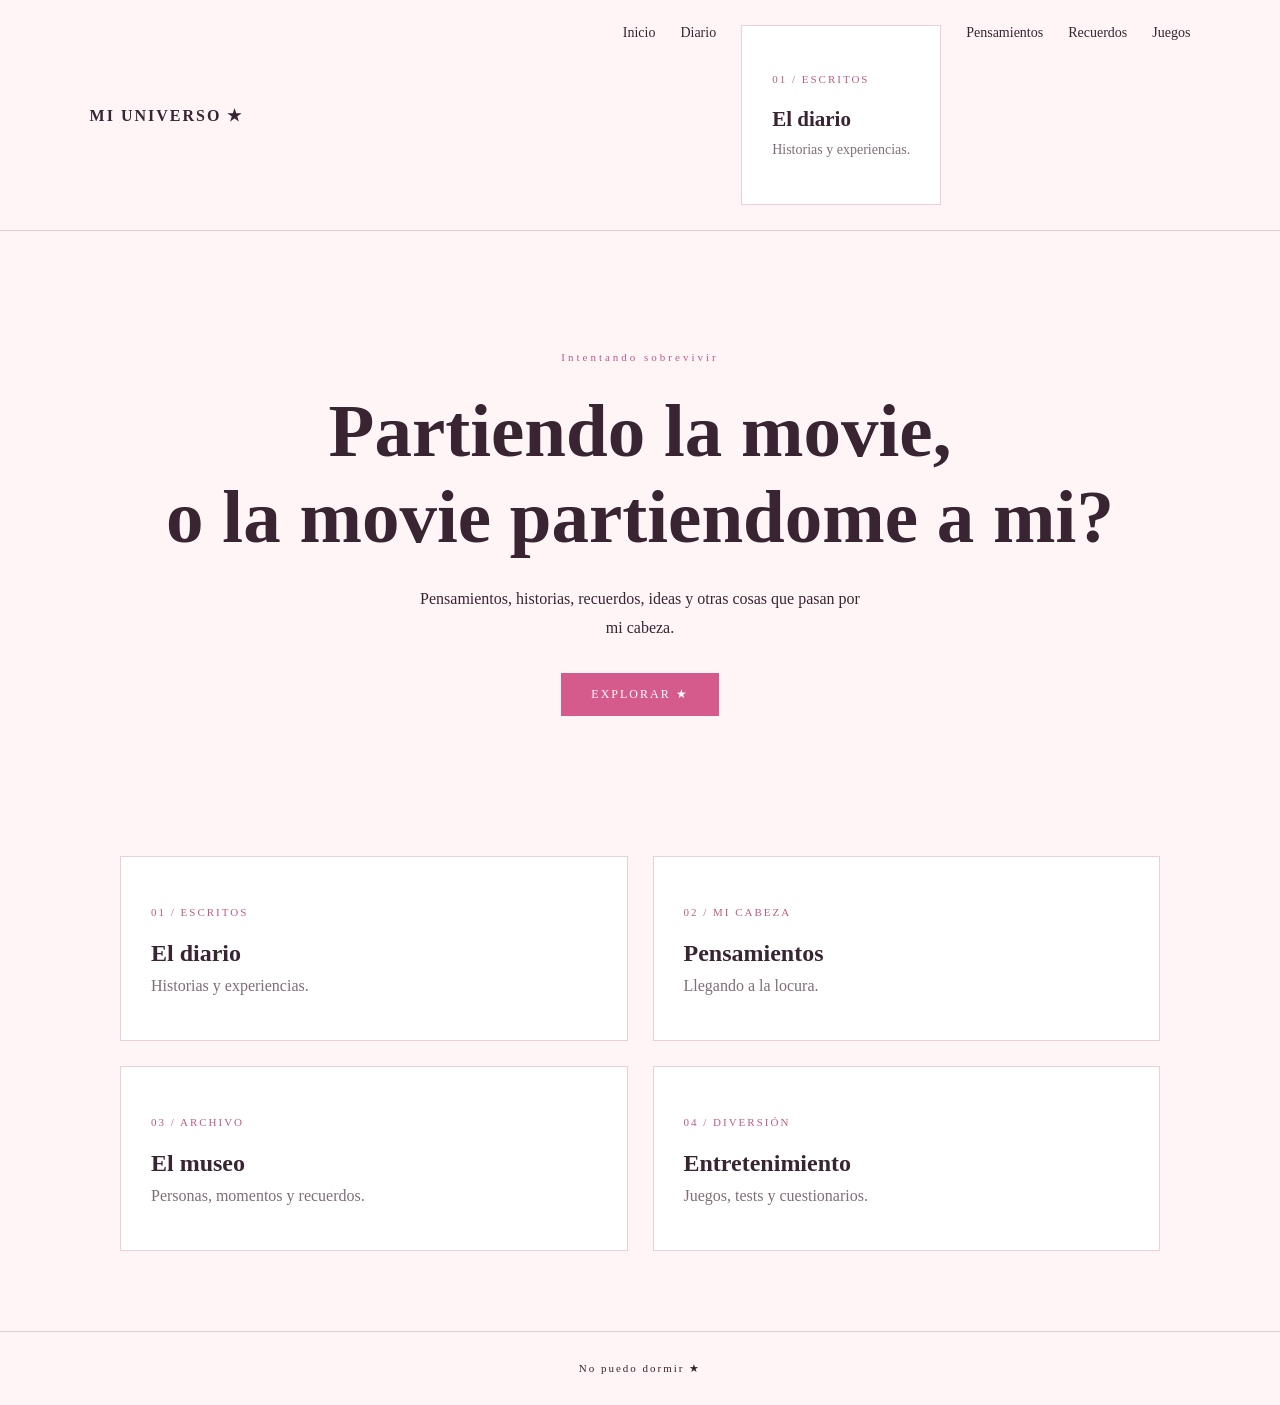
<file: index.html>
<!DOCTYPE html>
<html lang="es">
<head>
    <meta charset="UTF-8">
    <meta name="viewport" content="width=device-width, initial-scale=1.0">

    <title>Mi universo</title>

    <link rel="stylesheet" href="style.css">
</head>

<body>

    <header class="header">
        <div class="logo">MI UNIVERSO ★</div>

        <nav class="menu">
            <a href="#inicio">Inicio</a>
            <a href="diario.html">Diario</a>
            <a href="diario.html" class="card">
    <span>01 / ESCRITOS</span>
    <h2>El diario</h2>
    <p>Historias y experiencias.</p>
</a>
            <a href="#pensamientos">Pensamientos</a>
            <a href="#recuerdos">Recuerdos</a>
            <a href="#juegos">Juegos</a>
        </nav>
    </header>

    <main>

        <section id="inicio" class="hero">
            <p class="small-title">Intentando sobrevivir</p>

            <h1>Partiendo la movie,<br>o la movie partiendome a mi?</h1>

            <p class="description">
                Pensamientos, historias, recuerdos,
                ideas y otras cosas que pasan por mi cabeza.
            </p>

            <a href="#diario" class="button">EXPLORAR ★</a>
        </section>

        <section class="sections">

            <article id="diario" class="card">
                <span>01 / ESCRITOS</span>
                <h2>El diario</h2>
                <p>Historias y experiencias.</p>
            </article>

            <a href="pensamientos.html" id="pensamientos" class="card" style="text-decoration: none; color: inherit;">
                <span>02 / MI CABEZA</span>
                <h2>Pensamientos</h2>
                <p>Llegando a la locura.</p>
            </a>

            <article id="recuerdos" class="card">
                <span>03 / ARCHIVO</span>
                <h2>El museo</h2>
                <p>Personas, momentos y recuerdos.</p>
            </article>

            <a href="juegos.html" id="juegos" class="card" style="text-decoration: none; color: inherit;">
                <span>04 / DIVERSIÓN</span>
                <h2>Entretenimiento</h2>
                <p>Juegos, tests y cuestionarios.</p>
            </a>

        </section>

    </main>

    <footer>
        <p>No puedo dormir ★</p>
    </footer>

    <script src="script.js"></script>

</body>
</html>
</file>
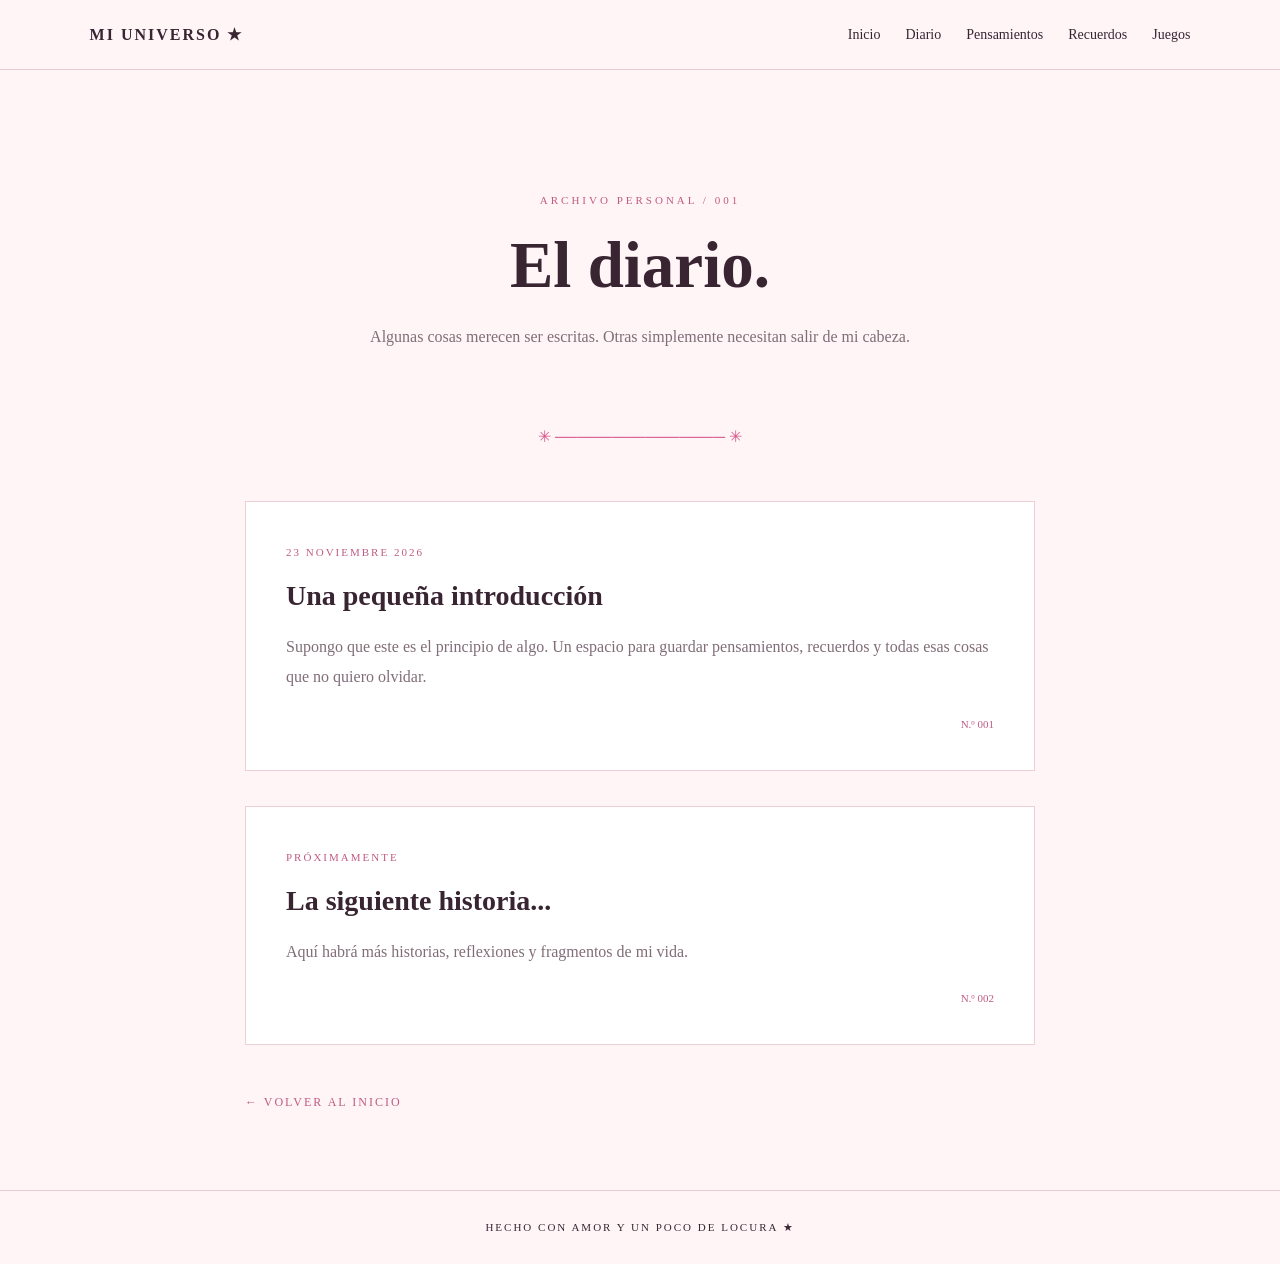
<file: diario.html>
<!DOCTYPE html>
<html lang="es">

<head>
    <meta charset="UTF-8">
    <meta name="viewport" content="width=device-width, initial-scale=1.0">
    <title>El diario | Mi universo</title>
    <link rel="stylesheet" href="style.css">
</head>

<body>

    <header class="header">
        <div class="logo">MI UNIVERSO ★</div>

        <nav class="menu">
            <a href="index.html">Inicio</a>
            <a href="diario.html">Diario</a>
            <a href="index.html#pensamientos">Pensamientos</a>
            <a href="index.html#recuerdos">Recuerdos</a>
            <a href="index.html#juegos">Juegos</a>
        </nav>
    </header>

    <main class="diary-page">

        <div class="diary-heading">
            <span class="small-title">ARCHIVO PERSONAL / 001</span>
            <h1>El diario.</h1>
            <p>
                Algunas cosas merecen ser escritas.
                Otras simplemente necesitan salir de mi cabeza.
            </p>
        </div>

        <div class="diary-divider">
            ✳ ─────────────── ✳
        </div>

        <section class="entries">

            <article class="entry">
                <span class="entry-date">23 NOVIEMBRE 2026</span>
                <h2>Una pequeña introducción</h2>
                <p>
                    Supongo que este es el principio de algo.
                    Un espacio para guardar pensamientos,
                    recuerdos y todas esas cosas que no quiero olvidar.
                </p>
                <span class="entry-number">N.º 001</span>
            </article>

            <article class="entry">
                <span class="entry-date">PRÓXIMAMENTE</span>
                <h2>La siguiente historia...</h2>
                <p>
                    Aquí habrá más historias, reflexiones
                    y fragmentos de mi vida.
                </p>
                <span class="entry-number">N.º 002</span>
            </article>

        </section>

        <a href="index.html" class="back-link">← VOLVER AL INICIO</a>

    </main>

    <footer>
        <p>HECHO CON AMOR Y UN POCO DE LOCURA ★</p>
    </footer>

    <script src="script.js"></script>

</body>
</html>
</file>
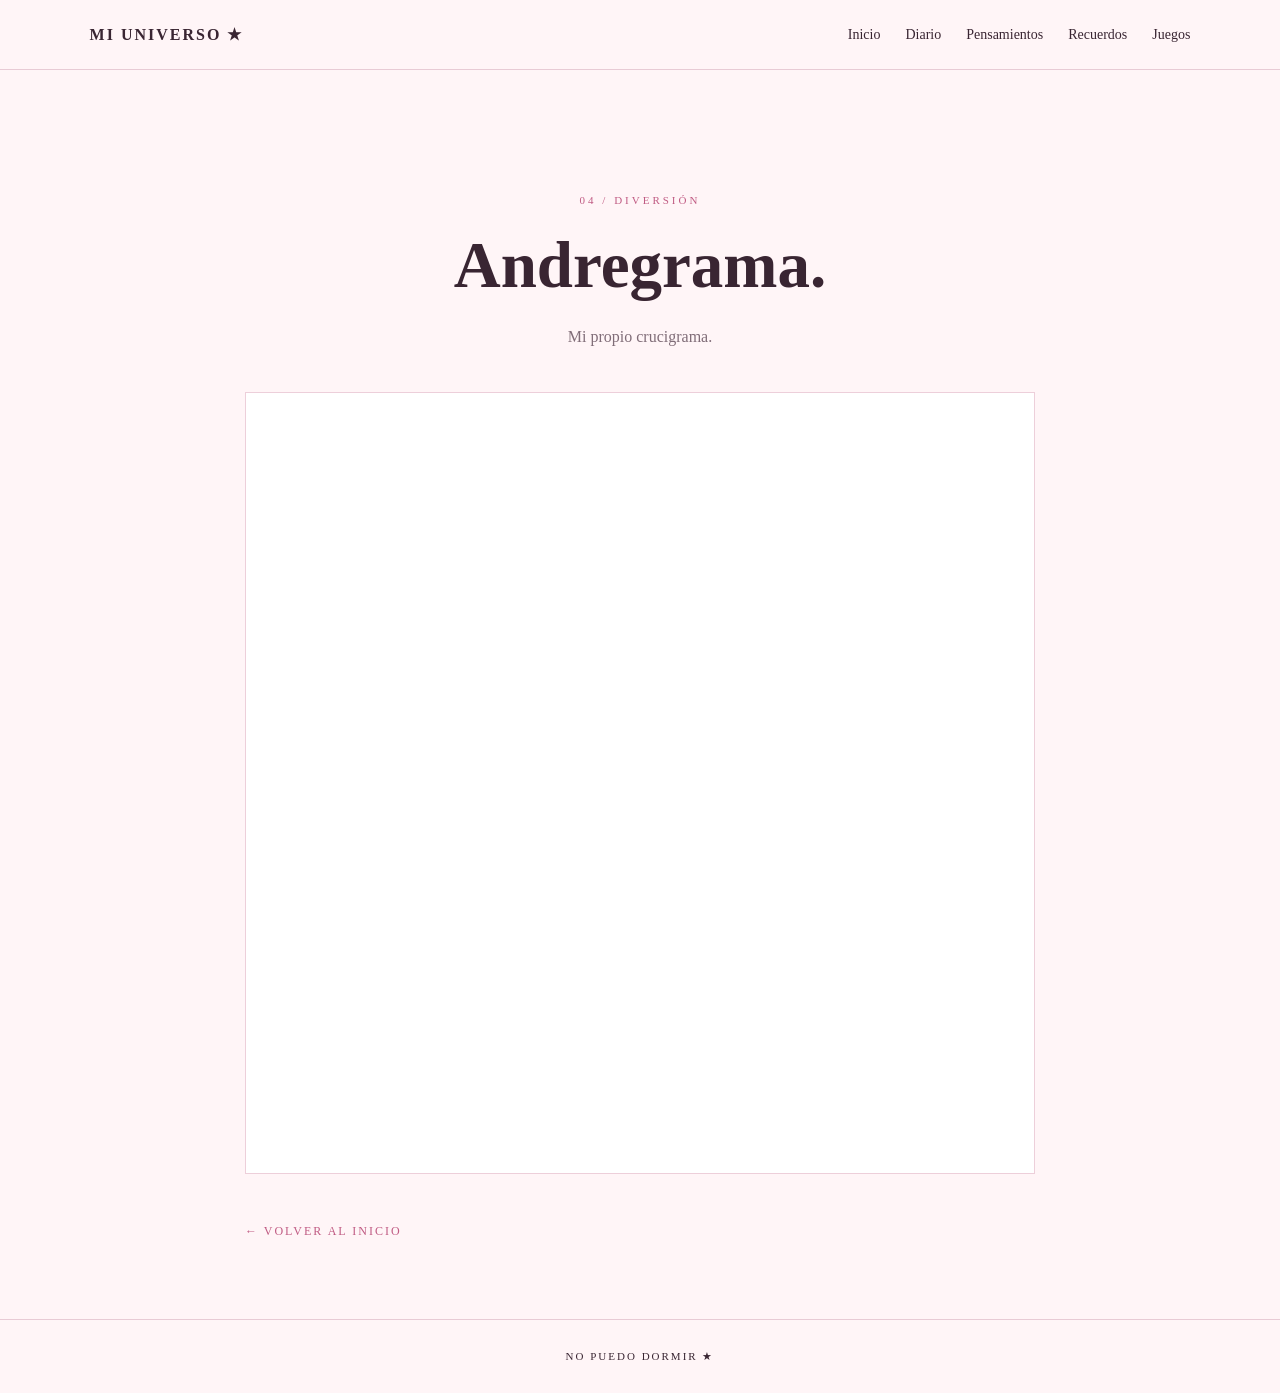
<file: juegos.html>
<!DOCTYPE html>
<html lang="es">
<head>
    <meta charset="UTF-8">
    <meta name="viewport" content="width=device-width, initial-scale=1.0">
    <title>Juegos | Mi universo</title>
    <link rel="stylesheet" href="style.css">
</head>
<body>

    <header class="header">
        <div class="logo">MI UNIVERSO ★</div>
        <nav class="menu">
            <a href="index.html">Inicio</a>
            <a href="diario.html">Diario</a>
            <a href="index.html#pensamientos">Pensamientos</a>
            <a href="index.html#recuerdos">Recuerdos</a>
            <a href="juegos.html">Juegos</a>
        </nav>
    </header>

    <main class="diary-page">
        <div class="diary-heading">
            <span class="small-title">04 / DIVERSIÓN</span>
            <h1>Andregrama.</h1>
            <p>Mi propio crucigrama.</p>
        </div>

        <section class="game-container">
            <iframe src="https://andregrama.netlify.app" title="Andregrama"></iframe>
        </section>

        <a href="index.html" class="back-link">← VOLVER AL INICIO</a>
    </main>

    <footer>
        <p>NO PUEDO DORMIR ★</p>
    </footer>

</body>
</html>
</file>
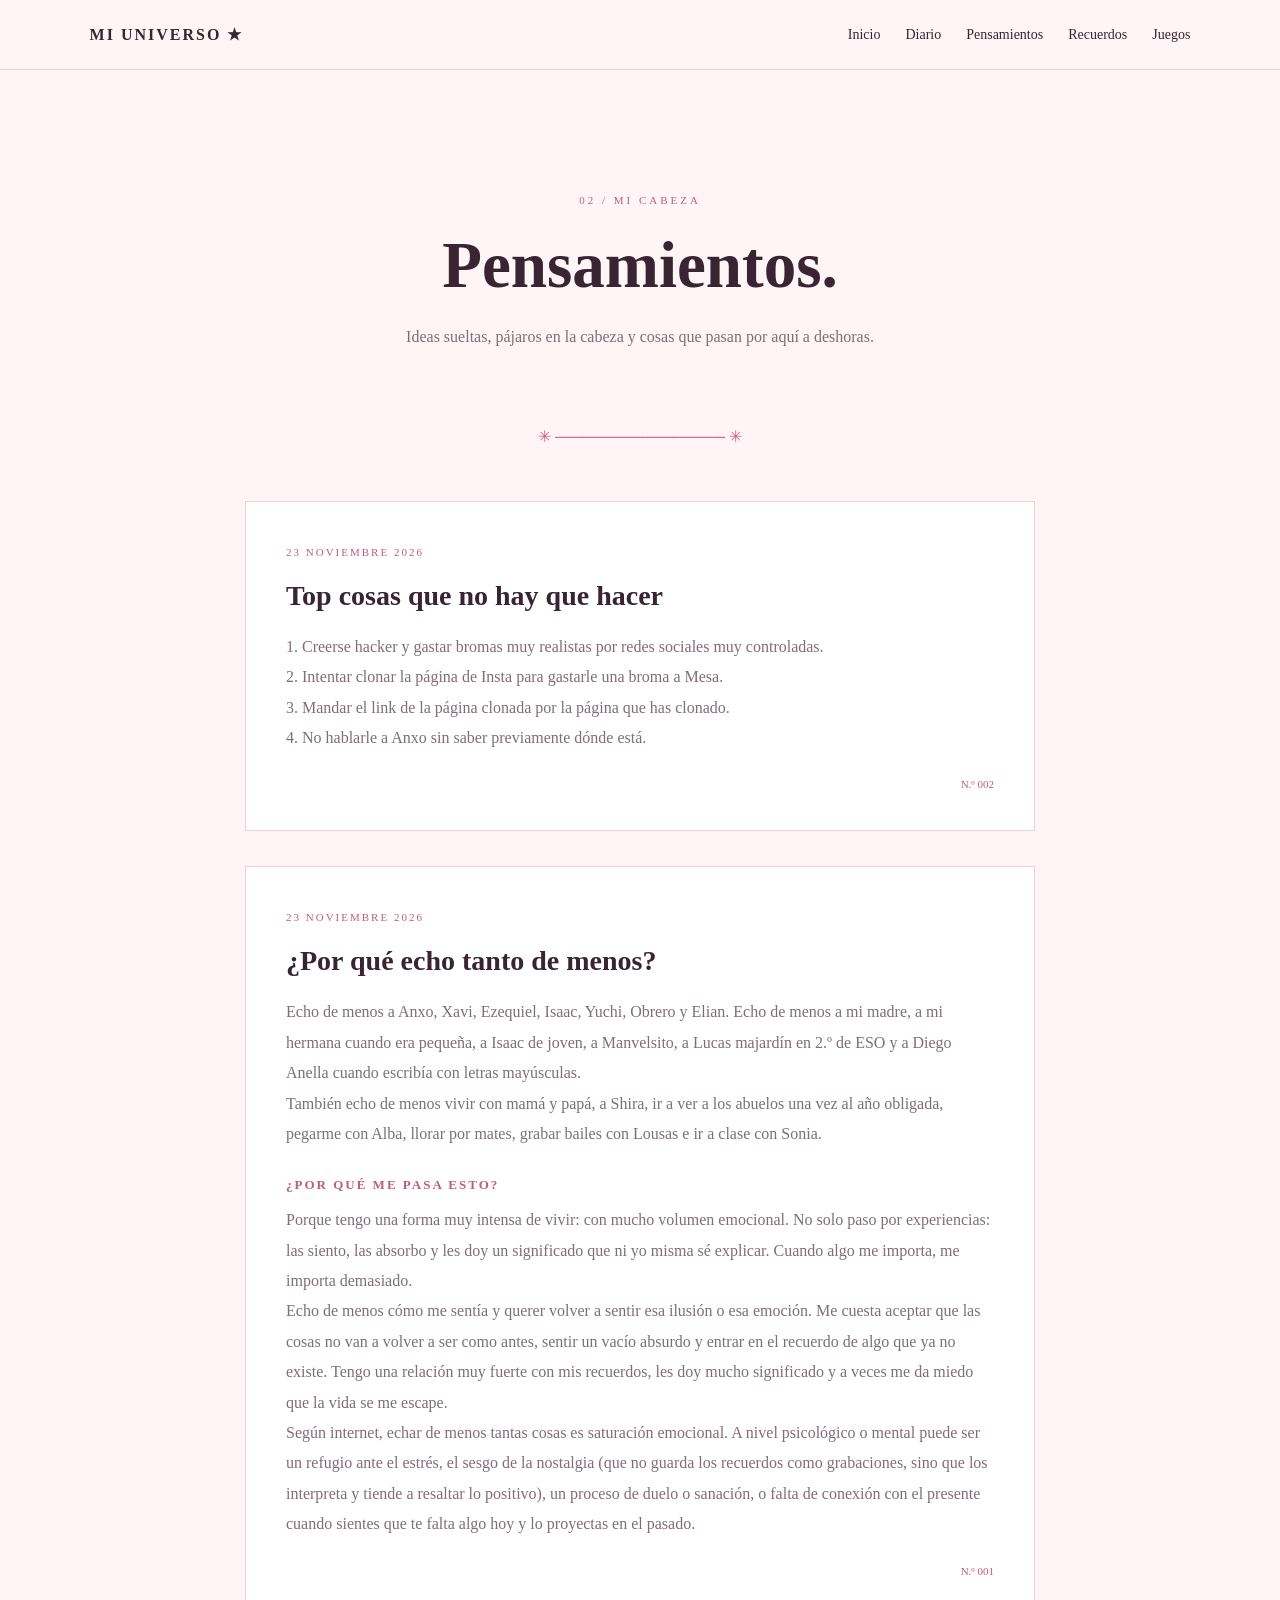
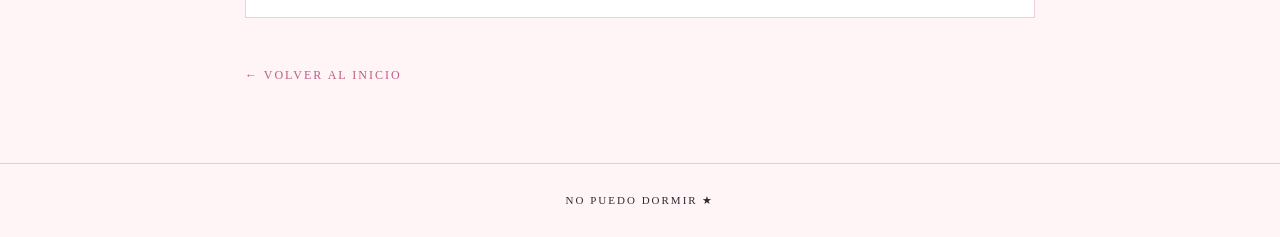
<file: pensamientos.html>
<!DOCTYPE html>
<html lang="es">
<head>
    <meta charset="UTF-8">
    <meta name="viewport" content="width=device-width, initial-scale=1.0">
    <title>Pensamientos | Mi universo</title>
    <link rel="stylesheet" href="style.css">
</head>
<body>

    <header class="header">
        <div class="logo">MI UNIVERSO ★</div>
        <nav class="menu">
            <a href="index.html">Inicio</a>
            <a href="diario.html">Diario</a>
            <a href="pensamientos.html">Pensamientos</a>
            <a href="index.html#recuerdos">Recuerdos</a>
            <a href="juegos.html">Juegos</a>
        </nav>
    </header>

    <main class="diary-page">
        <div class="diary-heading">
            <span class="small-title">02 / MI CABEZA</span>
            <h1>Pensamientos.</h1>
            <p>
                Ideas sueltas, pájaros en la cabeza
                y cosas que pasan por aquí a deshoras.
            </p>
        </div>

        <div class="diary-divider">
            ✳ ─────────────── ✳
        </div>

        <section class="entries">
            <article class="entry">
                <span class="entry-date">23 NOVIEMBRE 2026</span>
                <h2>Top cosas que no hay que hacer</h2>

                <p>
                    1. Creerse hacker y gastar bromas muy realistas por redes sociales muy controladas.<br>
                    2. Intentar clonar la página de Insta para gastarle una broma a Mesa.<br>
                    3. Mandar el link de la página clonada por la página que has clonado.<br>
                    4. No hablarle a Anxo sin saber previamente dónde está.
                </p>

                <span class="entry-number">N.º 002</span>
            </article>

            <article class="entry">
                <span class="entry-date">23 NOVIEMBRE 2026</span>
                <h2>¿Por qué echo tanto de menos?</h2>

                <p>
                    Echo de menos a Anxo, Xavi, Ezequiel, Isaac, Yuchi, Obrero y Elian. Echo de menos a mi madre, a mi hermana cuando era pequeña, a Isaac de joven, a Manvelsito, a Lucas majardín en 2.º de ESO y a Diego Anella cuando escribía con letras mayúsculas.
                </p>

                <p>
                    También echo de menos vivir con mamá y papá, a Shira, ir a ver a los abuelos una vez al año obligada, pegarme con Alba, llorar por mates, grabar bailes con Lousas e ir a clase con Sonia.
                </p>

                <h3>¿Por qué me pasa esto?</h3>

                <p>
                    Porque tengo una forma muy intensa de vivir: con mucho volumen emocional. No solo paso por experiencias: las siento, las absorbo y les doy un significado que ni yo misma sé explicar. Cuando algo me importa, me importa demasiado.
                </p>

                <p>
                    Echo de menos cómo me sentía y querer volver a sentir esa ilusión o esa emoción. Me cuesta aceptar que las cosas no van a volver a ser como antes, sentir un vacío absurdo y entrar en el recuerdo de algo que ya no existe. Tengo una relación muy fuerte con mis recuerdos, les doy mucho significado y a veces me da miedo que la vida se me escape.
                </p>

                <p>
                    Según internet, echar de menos tantas cosas es saturación emocional. A nivel psicológico o mental puede ser un refugio ante el estrés, el sesgo de la nostalgia (que no guarda los recuerdos como grabaciones, sino que los interpreta y tiende a resaltar lo positivo), un proceso de duelo o sanación, o falta de conexión con el presente cuando sientes que te falta algo hoy y lo proyectas en el pasado.
                </p>

                <span class="entry-number">N.º 001</span>
            </article>
            

        </section>

        <a href="index.html" class="back-link">← VOLVER AL INICIO</a>
    </main>

    <footer>
        <p>NO PUEDO DORMIR ★</p>
    </footer>

    <script src="script.js"></script>
</body>
</html>
</file>
<file: style.css>
* {
    margin: 0;
    padding: 0;
    box-sizing: border-box;
}

html {
    scroll-behavior: smooth;
}

body {
    background: #fff5f7;
    color: #392532;
    font-family: Georgia, serif;
}

.header {
    display: flex;
    justify-content: space-between;
    align-items: center;
    padding: 25px 7%;
    border-bottom: 1px solid #e8cbd5;
}

.logo {
    font-weight: bold;
    letter-spacing: 2px;
}

.menu {
    display: flex;
    gap: 25px;
    flex-wrap: wrap;
}

.menu a {
    text-decoration: none;
    color: #392532;
    font-size: 14px;
}

.menu a:hover {
    color: #d65b8d;
}

.hero {
    text-align: center;
    padding: 120px 20px;
}

.small-title {
    color: #c05b83;
    letter-spacing: 3px;
    font-size: 11px;
}

.hero h1 {
    font-size: clamp(40px, 7vw, 75px);
    margin: 25px 0;
}

.description {
    max-width: 450px;
    margin: auto;
    line-height: 1.8;
}

.button {
    display: inline-block;
    margin-top: 30px;
    padding: 14px 30px;
    background: #d65b8d;
    color: white;
    text-decoration: none;
    letter-spacing: 2px;
    font-size: 12px;
}

.sections {
    max-width: 1100px;
    margin: auto;
    padding: 20px 30px 80px;
    display: grid;
    grid-template-columns: repeat(2, 1fr);
    gap: 25px;
}

.card {
    background: white;
    border: 1px solid #edcfda;
    padding: 45px 30px;
    min-height: 180px;
    transition: 0.3s;
}

.card:hover {
    transform: translateY(-5px);
    box-shadow: 0 10px 25px #e8cbd5;
}

.card span {
    font-size: 11px;
    color: #c05b83;
    letter-spacing: 2px;
}

.card h2 {
    margin: 20px 0 10px;
}

.card p {
    color: #806d78;
}

footer {
    text-align: center;
    padding: 30px;
    border-top: 1px solid #e8cbd5;
    font-size: 11px;
    letter-spacing: 2px;
}

@media (max-width: 650px) {
    .header {
        flex-direction: column;
        gap: 20px;
    }

    .menu {
        justify-content: center;
        gap: 15px;
    }

    .sections {
        grid-template-columns: 1fr;
    }

    .hero {
        padding: 85px 20px;
    }
}

/* DIARIO */

.diary-page {
    max-width: 850px;
    margin: 80px auto;
    padding: 0 30px;
}

.diary-heading {
    text-align: center;
    padding: 40px 0;
}

.diary-heading h1 {
    font-size: 65px;
    margin: 20px 0;
}

.diary-heading p {
    color: #806d78;
    line-height: 1.8;
}

.diary-divider {
    text-align: center;
    color: #d65b8d;
    margin: 35px 0 55px;
}

.entries {
    display: flex;
    flex-direction: column;
    gap: 35px;
}

.entry {
    background: white;
    padding: 40px;
    border: 1px solid #edcfda;
    position: relative;
}

.entry-date {
    font-size: 11px;
    color: #c05b83;
    letter-spacing: 2px;
}

.entry h2 {
    margin: 20px 0;
    font-size: 28px;
}

.entry p {
    line-height: 1.9;
    color: #806d78;
}

.entry-number {
    display: block;
    text-align: right;
    margin-top: 25px;
    font-size: 11px;
    color: #c05b83;
}

.back-link {
    display: inline-block;
    margin-top: 50px;
    color: #c05b83;
    text-decoration: none;
    font-size: 12px;
    letter-spacing: 2px;
}
/* CONTENEDOR DE JUEGOS */
.game-container {
    background: white;
    border: 1px solid #edcfda;
    padding: 15px;
    width: 100%;
}

.game-container iframe {
    width: 100%;
    height: 750px;
    border: none;
    display: block;
}.entry h3 {
    margin: 28px 0 12px;
    font-size: 13px;
    letter-spacing: 2px;
    text-transform: uppercase;
    color: #c05b83;
}
</file>
